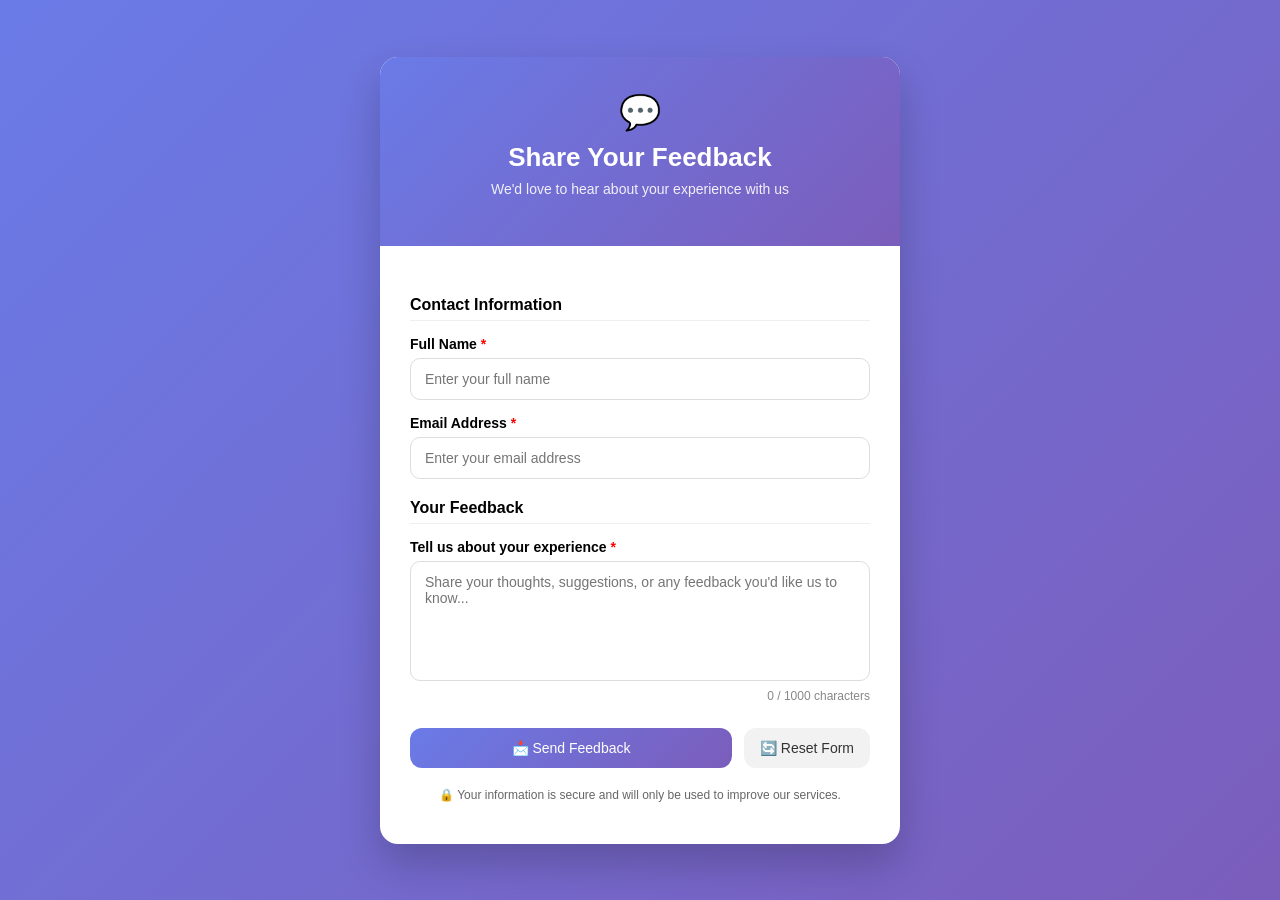
<file: index.html>
<!DOCTYPE html>
<html lang="en">
<head>
  <meta charset="UTF-8">
  <title>Share Your Feedback</title>
  <link rel="stylesheet" href="form.css">
  <meta name="viewport" content="width=device-width, initial-scale=1.0">
</head>
<body>

  <div class="page">
    <div class="card">

      <!-- Header -->
      <div class="card-header">
        <div class="icon">💬</div>
        <h1>Share Your Feedback</h1>
        <p>We'd love to hear about your experience with us</p>
      </div>

      <!-- Form -->
      <form class="form">

        <h3>Contact Information</h3>

        <label>Full Name <span>*</span></label>
        <input type="text" placeholder="Enter your full name" required>

        <label>Email Address <span>*</span></label>
        <input type="email" placeholder="Enter your email address" required>


        <h3>Your Feedback</h3>
        <label>Tell us about your experience <span>*</span></label>
        <textarea placeholder="Share your thoughts, suggestions, or any feedback you'd like us to know..." maxlength="1000"></textarea>

        <div class="counter">0 / 1000 characters</div>

        <!-- Buttons -->
        <div class="buttons">
          <button type="submit" class="btn-primary">📩 Send Feedback</button>
          <button type="reset" class="btn-secondary">🔄 Reset Form</button>
        </div>

        <p class="footer-note">
          🔒 Your information is secure and will only be used to improve our services.
        </p>

      </form>
    </div>
  </div>

</body>
</html>
</file>
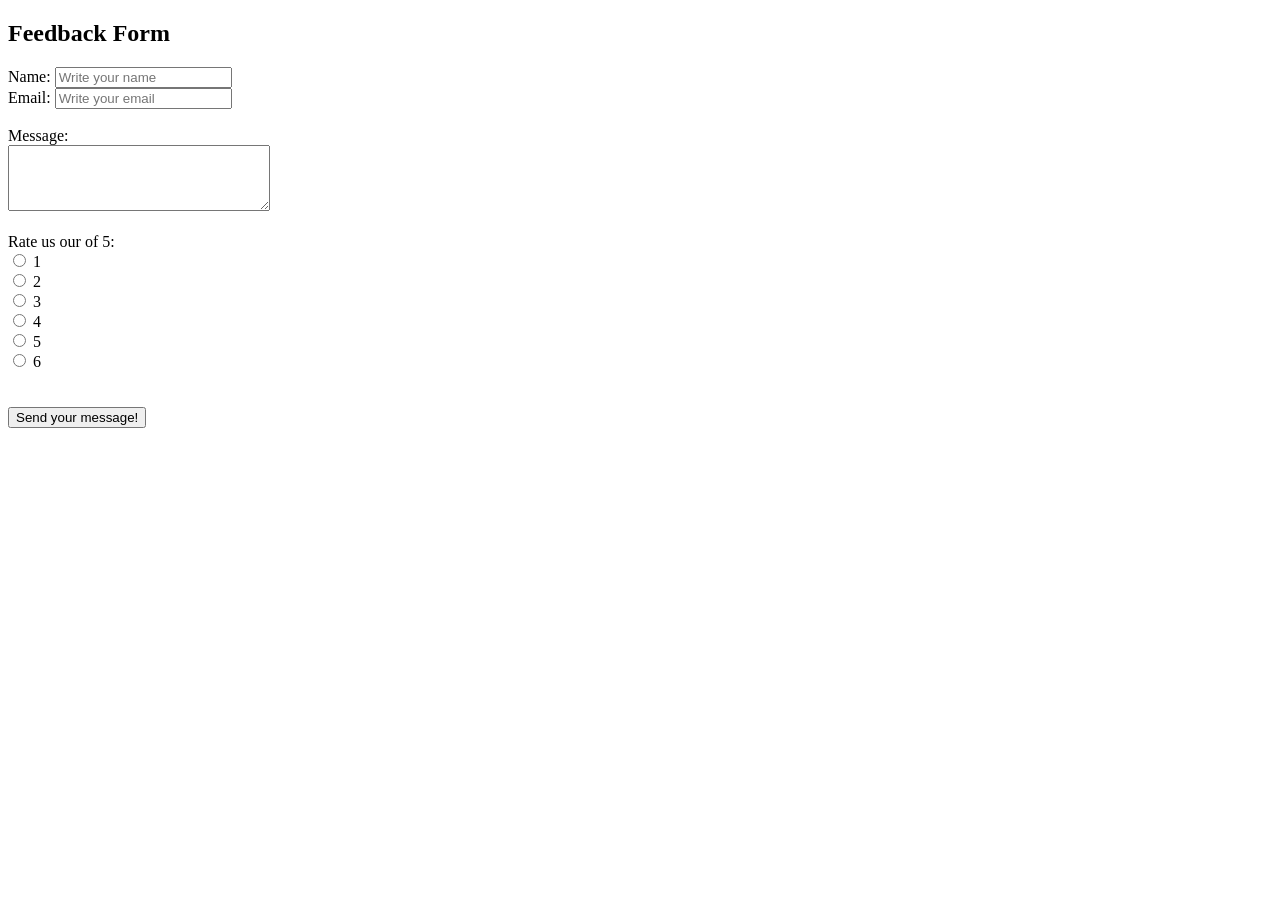
<file: feedback form html.html>
<!DOCTYPE html>
<html lang="en">
<head>
    <meta charset="UTF-8">
    <meta name="viewport" content="width=<device-width>, initial-scale=1.0">
    <title>Document</title>
</head>
<body>
    <centre>
    <h2>Feedback Form</h2> 
    </centre>
    
    <form action="/contact"> 
    <label for="name">Name: </label> 
    <input type="text" placeholder="Write your name" id="name" />
    <br />

    <label for="email">Email: </label>
    <input type="email" placeholder="Write your email" id="email" />
    <br /><br/> 

    <label for="message">Message: </label><br />
    <textarea name="message" id="message" cols="30"
     rows="4"></textarea> 
     <br /><br/>

    
     <label for="rating">Rate us our of 5:</label><br />
    <input type="radio" name="rating" id="one" value="one" /> 
    <label for="one">1</label><br/>

    <input type="radio" name="rating" id="two" value="two" />
    <label for="two">2</label><br/>
    <input type="radio" name="rating" id="three" value="three" />
    <label for="three">3</label><br/>
    <input type="radio" name="rating" id="four" value="four" />
    <label for="four">4</label><br/>
    <input type="radio" name="rating" id="five" value="five" /> 
    <label for="five">5</label><br/>
    <input type="radio" name="rating" id="six" value="six" />
    <label for="six">6</label><br/>

    <br /><br />

    <button>Send your message!</button>
    </form>
  
</body>
</html>
</file>
<file: form.css>
* {
  box-sizing: border-box;
  font-family: "Segoe UI", sans-serif;
}

body {
  margin: 0;
  min-height: 100vh;
}

.page {
  min-height: 100vh;
  background: linear-gradient(135deg, #6a7be7, #7b5dbb);
  display: flex;
  justify-content: center;
  align-items: center;
  padding: 40px 15px;
}

.card {
  background: #fff;
  width: 100%;
  max-width: 520px;
  border-radius: 18px;
  box-shadow: 0 20px 40px rgba(0,0,0,0.2);
  overflow: hidden;
}

/* Header */
.card-header {
  background: linear-gradient(135deg, #6a7be7, #7b5dbb);
  color: #fff;
  text-align: center;
  padding: 35px 25px;
}

.card-header .icon {
  font-size: 34px;
  margin-bottom: 10px;
}

.card-header h1 {
  margin: 0;
  font-size: 26px;
}

.card-header p {
  margin-top: 8px;
  font-size: 14px;
  opacity: 0.9;
}

/* Form */
.form {
  padding: 30px;
}

.form h3 {
  margin-top: 20px;
  margin-bottom: 12px;
  border-bottom: 1px solid #eee;
  padding-bottom: 6px;
  font-size: 16px;
}

label {
  display: block;
  margin-top: 15px;
  font-size: 14px;
  font-weight: 600;
}

label span {
  color: red;
}

input, textarea {
  width: 100%;
  padding: 12px 14px;
  margin-top: 6px;
  border-radius: 10px;
  border: 1px solid #ddd;
  font-size: 14px;
  outline: none;
}

input:focus,
textarea:focus {
  border-color: #6a7be7;
}

textarea {
  min-height: 120px;
  resize: none;
}




.counter {
  text-align: right;
  font-size: 12px;
  color: #888;
  margin-top: 4px;
}

/* Buttons */
.buttons {
  display: flex;
  gap: 12px;
  margin-top: 25px;
}

button {
  border: none;
  border-radius: 12px;
  padding: 12px 16px;
  font-size: 14px;
  cursor: pointer;
}

.btn-primary {
  flex: 1;
  background: linear-gradient(135deg, #6a7be7, #7b5dbb);
  color: white;
}

.btn-secondary {
  background: #f2f2f2;
  color: #333;
}

.btn-secondary:hover {
  background: #e6e6e6;
}

/* Footer note */
.footer-note {
  margin-top: 20px;
  font-size: 12px;
  color: #666;
  text-align: center;
}
</file>
